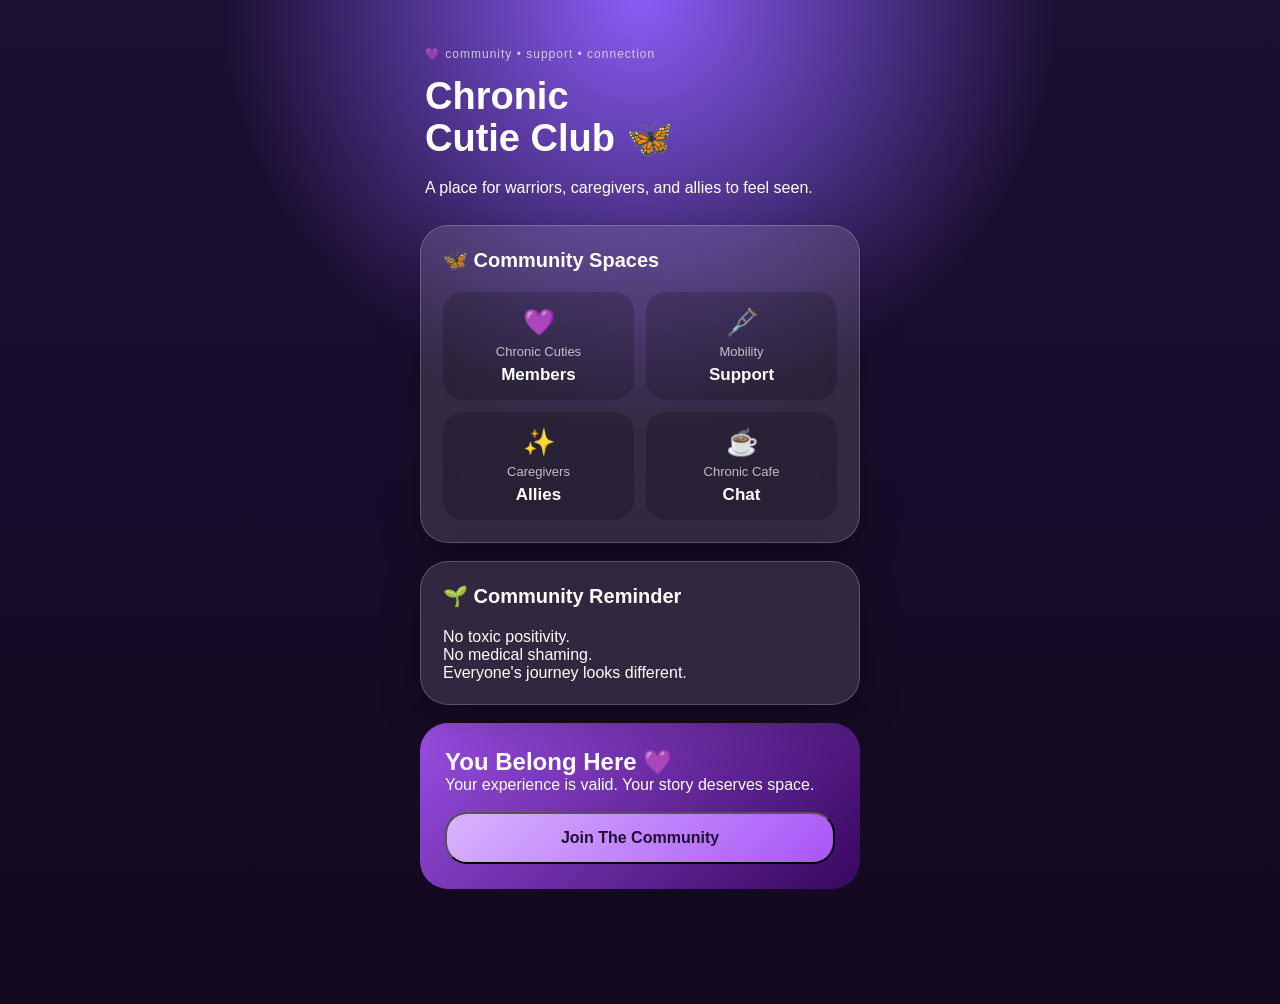
<file: pages/community.html>
<!DOCTYPE html>
<html lang="en">

<head>

<meta charset="UTF-8">

<meta name="viewport" content="width=device-width, initial-scale=1.0">

<title>Chronic Cutie Club 💜</title>

<link rel="stylesheet" href="../css/style.css">

</head>


<body>


<div class="app">


<header class="hero">

<p class="tiny-text">
💜 community • support • connection
</p>


<h1>
Chronic<br>
Cutie Club 🦋
</h1>


<p>
A place for warriors, caregivers, and allies to feel seen.
</p>


</header>






<section class="card">


<div class="card-title">
🦋 Community Spaces
</div>



<div class="tracker-grid">



<div class="tracker">

<span>💜</span>

<p>Chronic Cuties</p>

<strong>Members</strong>

</div>




<div class="tracker">

<span>🩼</span>

<p>Mobility</p>

<strong>Support</strong>

</div>




<div class="tracker">

<span>✨</span>

<p>Caregivers</p>

<strong>Allies</strong>

</div>




<div class="tracker">

<span>☕</span>

<p>Chronic Cafe</p>

<strong>Chat</strong>

</div>



</div>


</section>








<section class="card">


<div class="card-title">
🌱 Community Reminder
</div>



<p>
No toxic positivity.
</p>


<p>
No medical shaming.
</p>


<p>
Everyone's journey looks different.
</p>



</section>









<section class="journal-banner">


<h2>
You Belong Here 💜
</h2>


<p>
Your experience is valid. Your story deserves space.
</p>


<button class="primary-btn">
Join The Community
</button>


</section>







</div>



</body>

</html>
</file>
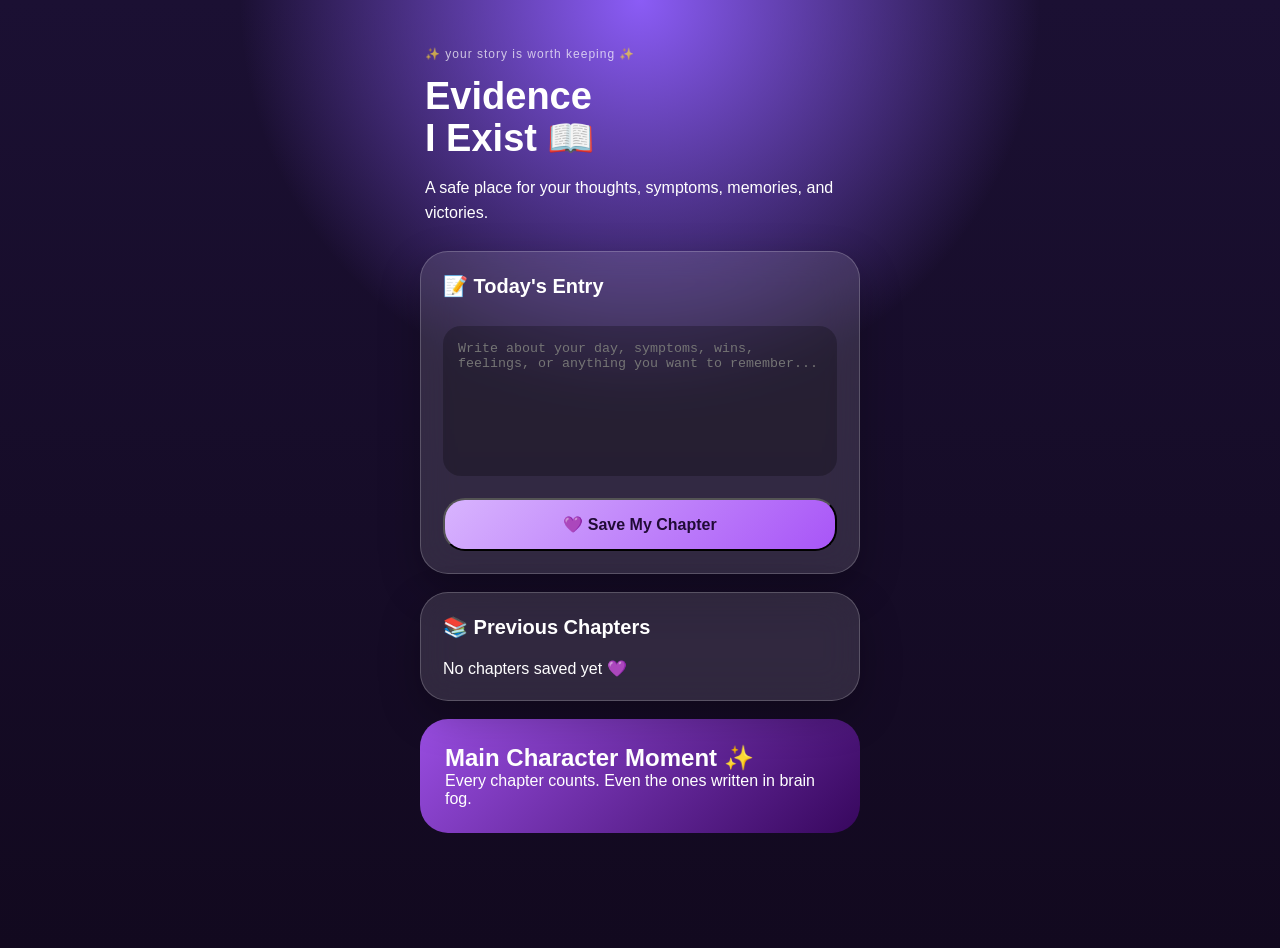
<file: pages/journal.html>
<!DOCTYPE html>
<html lang="en">

<head>

<meta charset="UTF-8">

<meta name="viewport" content="width=device-width, initial-scale=1.0">

<title>Evidence I Exist 📖</title>

<link rel="stylesheet" href="../css/style.css">

</head>


<body>


<div class="app">


<header class="hero">

<p class="tiny-text">
✨ your story is worth keeping ✨
</p>


<h1>
Evidence<br>
I Exist 📖
</h1>


<p>
A safe place for your thoughts, symptoms, memories, and victories.
</p>


</header>







<section class="card">


<div class="card-title">
📝 Today's Entry
</div>



<textarea 
id="journalText"
placeholder="Write about your day, symptoms, wins, feelings, or anything you want to remember..."
></textarea>




<button 
class="primary-btn"
id="saveJournal">

💜 Save My Chapter

</button>



<p id="journalMessage"></p>


</section>







<section class="card">


<div class="card-title">
📚 Previous Chapters
</div>


<div id="journalEntries">

<p>
Your memories will appear here.
</p>


</div>


</section>







<section class="journal-banner">


<h2>
Main Character Moment ✨
</h2>


<p>
Every chapter counts. Even the ones written in brain fog.
</p>


</section>





</div>






<script src="../js/storage.js"></script>

<script src="../js/journal.js"></script>


</body>

</html>
</file>
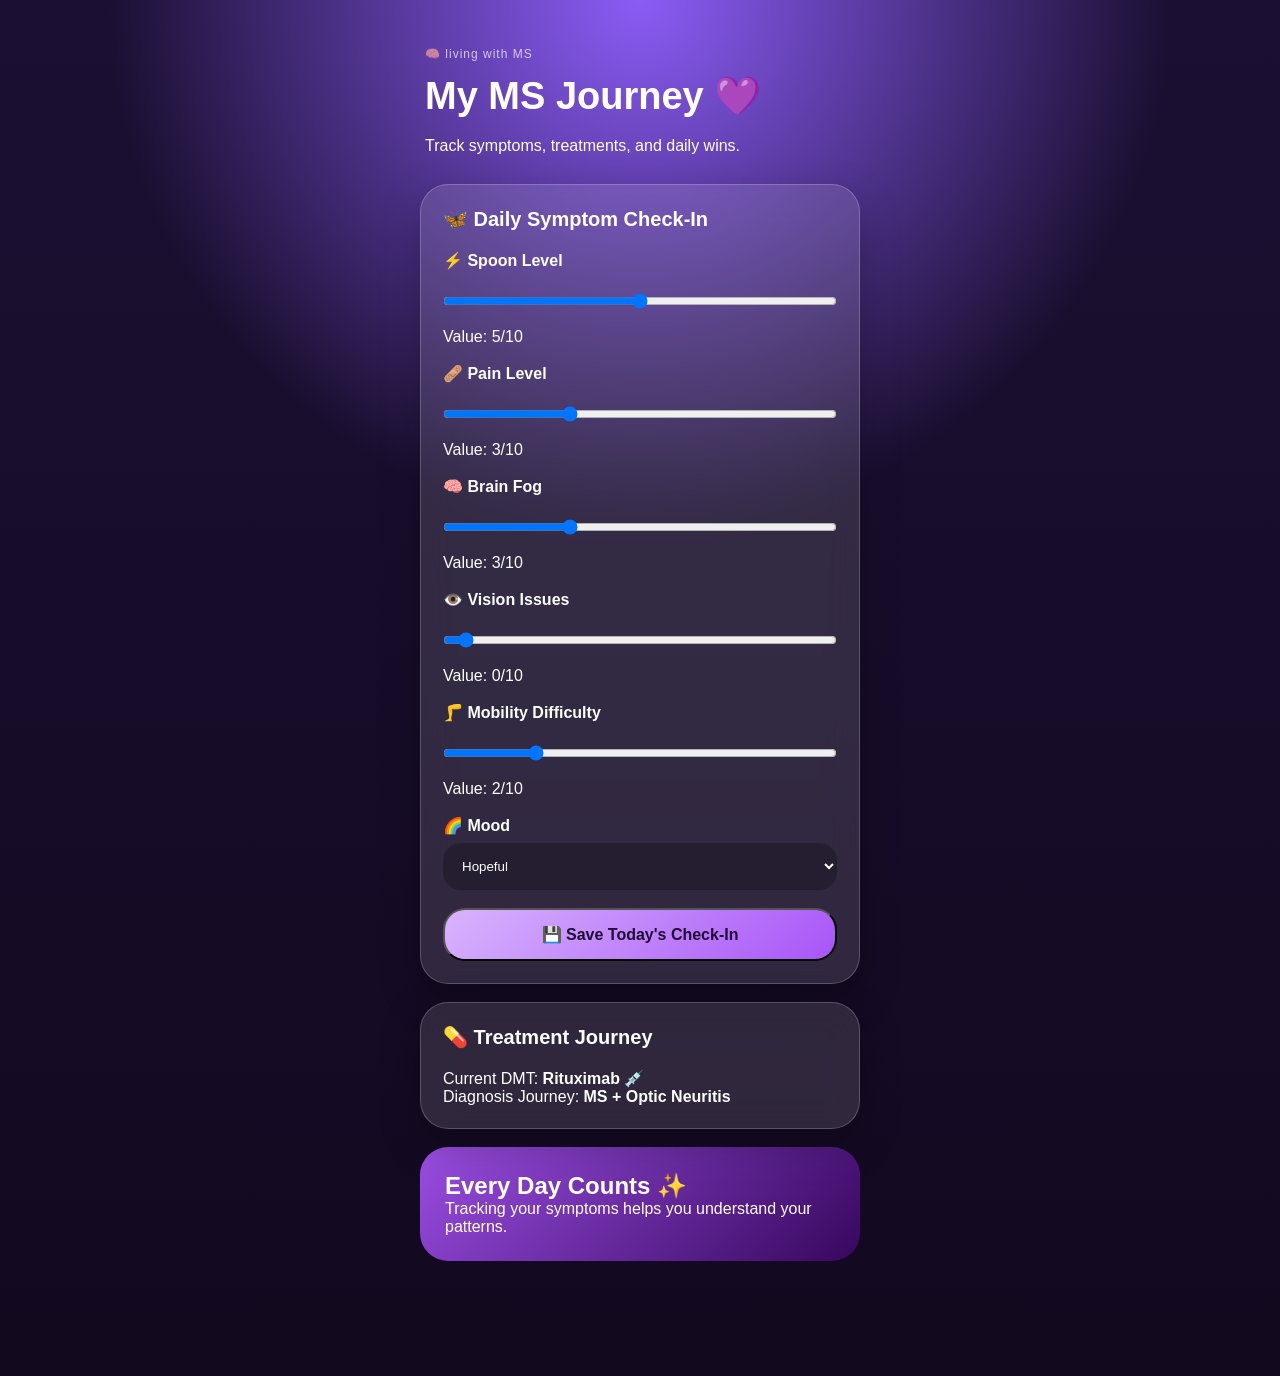
<file: pages/ms-journey.html>
<!DOCTYPE html>
<html lang="en">

<head>

<meta charset="UTF-8">

<meta name="viewport" content="width=device-width, initial-scale=1.0">

<title>MS Journey 💜</title>

<link rel="stylesheet" href="../css/style.css">

</head>


<body>


<div class="app">


<header class="hero">

<p class="tiny-text">
🧠 living with MS
</p>


<h1>
My MS Journey 💜
</h1>


<p>
Track symptoms, treatments, and daily wins.
</p>


</header>







<section class="card">


<div class="card-title">
🦋 Daily Symptom Check-In
</div>



<label>
⚡ Spoon Level
</label>

<input 
type="range"
id="spoons"
min="0"
max="10"
value="5">



<p>
Value: <span id="spoonsValue">5</span>/10
</p>





<label>
🩹 Pain Level
</label>

<input 
type="range"
id="pain"
min="0"
max="10"
value="3">



<p>
Value: <span id="painValue">3</span>/10
</p>







<label>
🧠 Brain Fog
</label>

<input 
type="range"
id="brainFog"
min="0"
max="10"
value="3">



<p>
Value: <span id="brainFogValue">3</span>/10
</p>







<label>
👁️ Vision Issues
</label>

<input 
type="range"
id="vision"
min="0"
max="10"
value="0">



<p>
Value: <span id="visionValue">0</span>/10
</p>







<label>
🦵 Mobility Difficulty
</label>

<input 
type="range"
id="mobility"
min="0"
max="10"
value="2">



<p>
Value: <span id="mobilityValue">2</span>/10
</p>







<label>
🌈 Mood
</label>


<select id="mood">

<option>
Hopeful
</option>

<option>
Okay
</option>

<option>
Tired
</option>

<option>
Overwhelmed
</option>

<option>
Happy
</option>

</select>






<button class="primary-btn" id="saveSymptoms">

💾 Save Today's Check-In

</button>




<p id="savedMessage"></p>



</section>







<section class="card">


<div class="card-title">
💊 Treatment Journey
</div>


<p>
Current DMT:
<strong>
Rituximab 💉
</strong>
</p>


<p>
Diagnosis Journey:
<strong>
MS + Optic Neuritis
</strong>
</p>



</section>








<section class="journal-banner">


<h2>
Every Day Counts ✨
</h2>


<p>
Tracking your symptoms helps you understand your patterns.
</p>


</section>





</div>





<script src="../js/storage.js"></script>

<script src="../js/ms-tracker.js"></script>


</body>

</html>
</file>
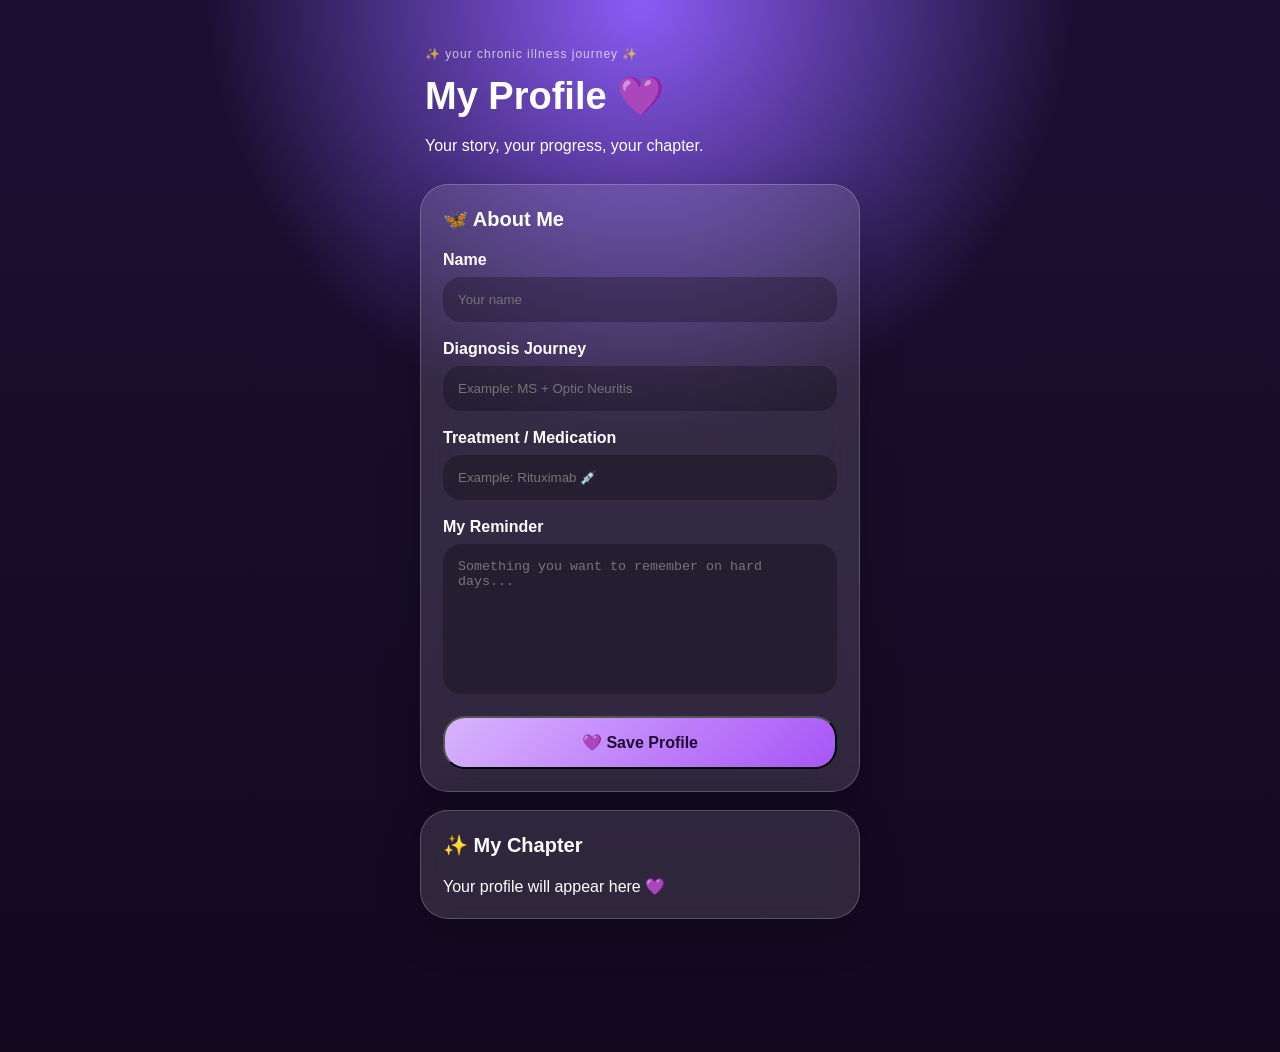
<file: pages/profile.html>
<!DOCTYPE html>
<html lang="en">

<head>

<meta charset="UTF-8">

<meta name="viewport" content="width=device-width, initial-scale=1.0">

<title>My Profile 💜</title>

<link rel="stylesheet" href="../css/style.css">

</head>


<body>


<div class="app">


<header class="hero">

<p class="tiny-text">
✨ your chronic illness journey ✨
</p>


<h1>
My Profile 💜
</h1>


<p>
Your story, your progress, your chapter.
</p>


</header>





<section class="card">


<div class="card-title">
🦋 About Me
</div>




<label>
Name
</label>


<input 
id="profileName"
type="text"
placeholder="Your name">





<label>
Diagnosis Journey
</label>


<input 
id="diagnosis"
type="text"
placeholder="Example: MS + Optic Neuritis">





<label>
Treatment / Medication
</label>


<input 
id="treatment"
type="text"
placeholder="Example: Rituximab 💉">





<label>
My Reminder
</label>


<textarea
id="affirmationInput"
placeholder="Something you want to remember on hard days..."
></textarea>





<button 
class="primary-btn"
id="saveProfile">

💜 Save Profile

</button>



<p id="profileMessage"></p>



</section>







<section class="card">


<div class="card-title">
✨ My Chapter
</div>



<div id="profileDisplay">

<p>
Your profile will appear here.
</p>


</div>



</section>






</div>



<script src="../js/storage.js"></script>

<script src="../js/profile.js"></script>


</body>

</html>
</file>
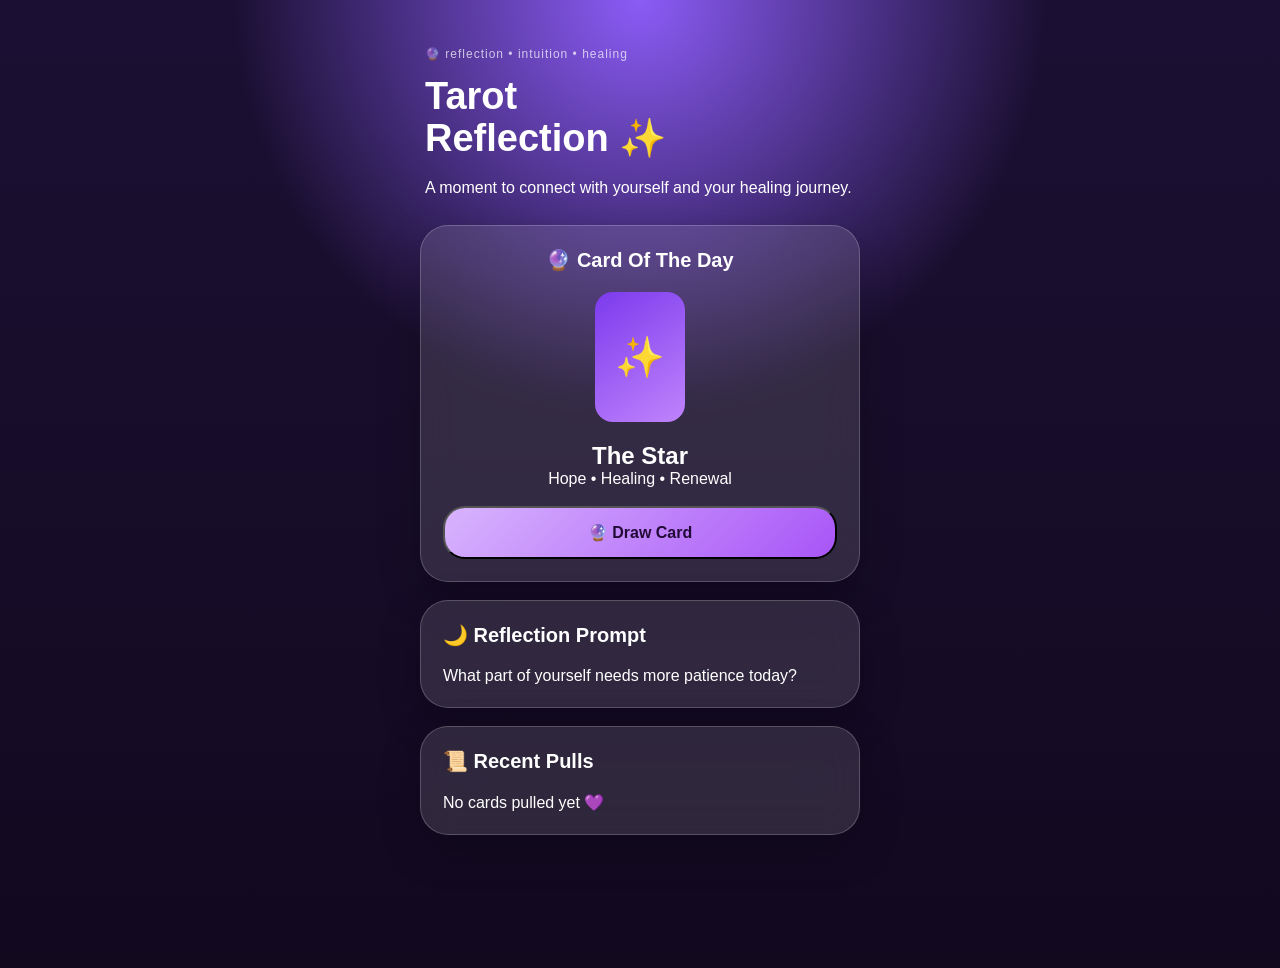
<file: pages/tarot.html>
<!DOCTYPE html>
<html lang="en">

<head>

<meta charset="UTF-8">

<meta name="viewport" content="width=device-width, initial-scale=1.0">

<title>Tarot Reflection 🔮</title>

<link rel="stylesheet" href="../css/style.css">

</head>


<body>


<div class="app">


<header class="hero">

<p class="tiny-text">
🔮 reflection • intuition • healing
</p>


<h1>
Tarot<br>
Reflection ✨
</h1>


<p>
A moment to connect with yourself and your healing journey.
</p>


</header>






<section class="card tarot-card">


<div class="card-title">
🔮 Card Of The Day
</div>



<div class="tarot-icon">
✨
</div>



<h2 id="cardName">
The Star
</h2>



<p id="cardMeaning">
Hope • Healing • Renewal
</p>



<button 
class="primary-btn"
id="drawCard">

🔮 Draw Card

</button>


</section>







<section class="card">


<div class="card-title">
🌙 Reflection Prompt
</div>



<p id="cardPrompt">

What part of yourself needs more patience today?

</p>



</section>







<section class="card">


<div class="card-title">
📜 Recent Pulls
</div>



<div id="tarotHistory">

<p>
Your cards will appear here.
</p>


</div>


</section>






</div>




<script src="../js/storage.js"></script>

<script src="../js/tarot.js"></script>



</body>

</html>
</file>
<file: css/style.css>
* {

box-sizing:border-box;

margin:0;

padding:0;

}



:root {

--purple:#a855f7;

--light-purple:#d8b4fe;

--dark:#12091f;

--card:rgba(255,255,255,.12);

--border:rgba(255,255,255,.2);

}



body {

font-family:Arial,sans-serif;

background:

radial-gradient(
circle at top,
#8b5cf6,
transparent 35%
),

linear-gradient(
180deg,
#1b1033,
#12091f
);


color:white;

min-height:100vh;

padding-bottom:95px;

}





.app {

max-width:480px;

margin:auto;

padding:20px;

}





.hero {

padding:25px 5px;

animation:fadeIn .8s ease;

}



.tiny-text {

font-size:12px;

opacity:.7;

letter-spacing:1px;

margin-bottom:12px;

}



.hero h1 {

font-size:38px;

line-height:1.1;

margin-bottom:15px;

}



.hero p {

line-height:1.6;

}





.card {

background:

var(--card);

border:

1px solid var(--border);

backdrop-filter:

blur(18px);

border-radius:28px;

padding:22px;

margin-bottom:18px;

box-shadow:

0 15px 40px rgba(0,0,0,.25);

animation:fadeUp .5s ease;

}





.card-title {

font-size:20px;

font-weight:bold;

margin-bottom:20px;

}





.tracker-grid {

display:grid;

grid-template-columns:1fr 1fr;

gap:12px;

}





.tracker {

background:

rgba(0,0,0,.18);

border-radius:20px;

padding:15px;

text-align:center;

}





.tracker span {

font-size:26px;

}



.tracker p {

font-size:13px;

opacity:.7;

margin:6px;

}



.tracker strong {

font-size:17px;

}





.primary-btn,
.secondary-btn,
button {


display:block;

width:100%;

padding:15px;

border-radius:22px;

margin-top:18px;

font-size:16px;

font-weight:bold;

text-align:center;

text-decoration:none;

}





.primary-btn {

background:

linear-gradient(
135deg,
#d8b4fe,
#a855f7
);


color:#210b36;

}





.secondary-btn {

background:transparent;

border:

1px solid rgba(255,255,255,.4);

color:white;

}





textarea,
input,
select {


width:100%;

padding:15px;

border-radius:18px;

border:none;

background:

rgba(0,0,0,.25);

color:white;

margin-top:8px;

}





textarea {

min-height:150px;

resize:none;

}





label {

display:block;

margin-top:18px;

font-weight:bold;

}





.tarot-card {

text-align:center;

}



.tarot-icon {


width:90px;

height:130px;

margin:20px auto;

border-radius:18px;

display:flex;

align-items:center;

justify-content:center;

font-size:40px;


background:

linear-gradient(
145deg,
#7c3aed,
#c084fc
);


}





.journal-banner {


background:

linear-gradient(
135deg,
rgba(168,85,247,.9),
rgba(59,7,100,.9)
);


border-radius:28px;

padding:25px;

}





.bottom-nav {


position:fixed;

bottom:0;

left:0;

width:100%;

display:flex;

justify-content:space-around;

padding:12px 5px;

background:

rgba(18,9,31,.95);

backdrop-filter:blur(20px);

border-top:

1px solid rgba(255,255,255,.15);


}



.bottom-nav a {


color:white;

text-decoration:none;

display:flex;

flex-direction:column;

align-items:center;

font-size:11px;

opacity:.7;

}



.bottom-nav .active {

color:#d8b4fe;

opacity:1;

}





.onboarding {

text-align:center;

padding-top:50px;

}





.onboarding .tarot-icon {

margin-bottom:25px;

}





@keyframes fadeIn {

from {

opacity:0;

}

to {

opacity:1;

}

}



@keyframes fadeUp {

from {

opacity:0;

transform:translateY(15px);

}

to {

opacity:1;

transform:translateY(0);

}

}
</file>
